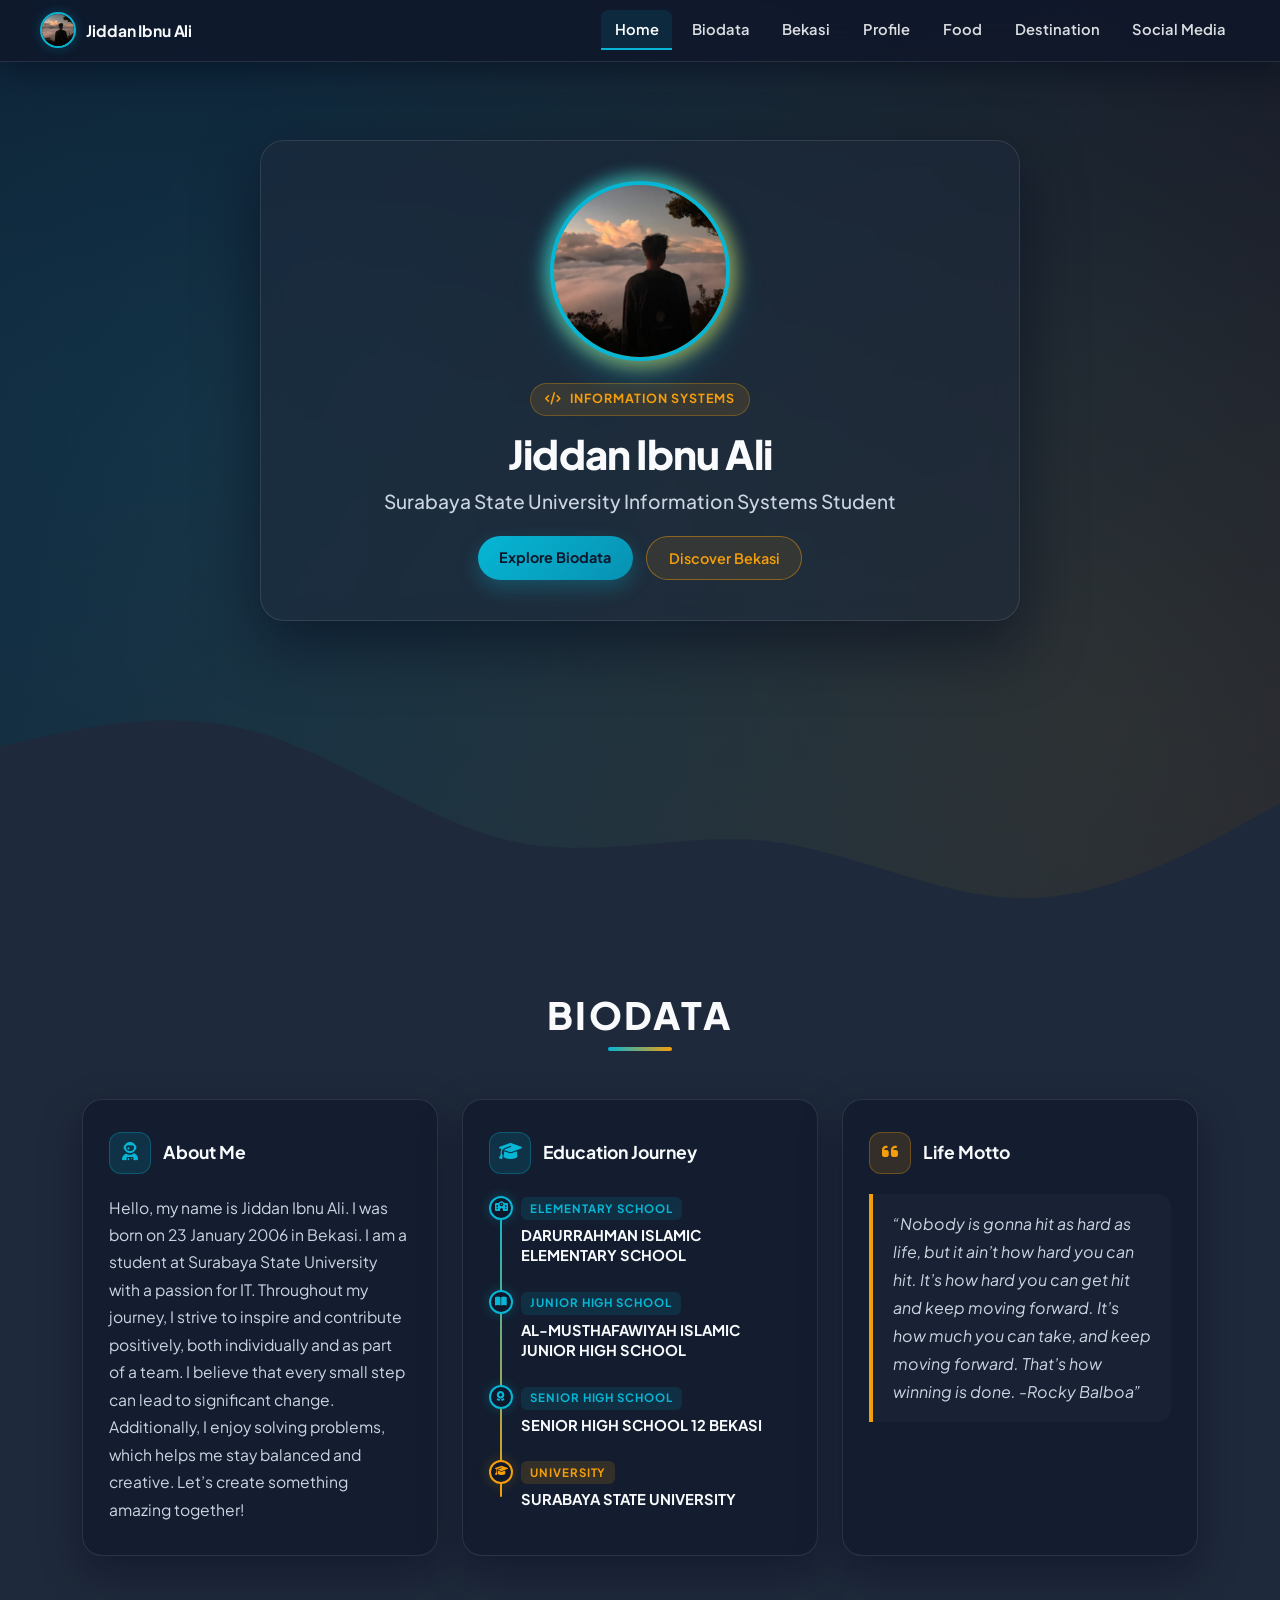
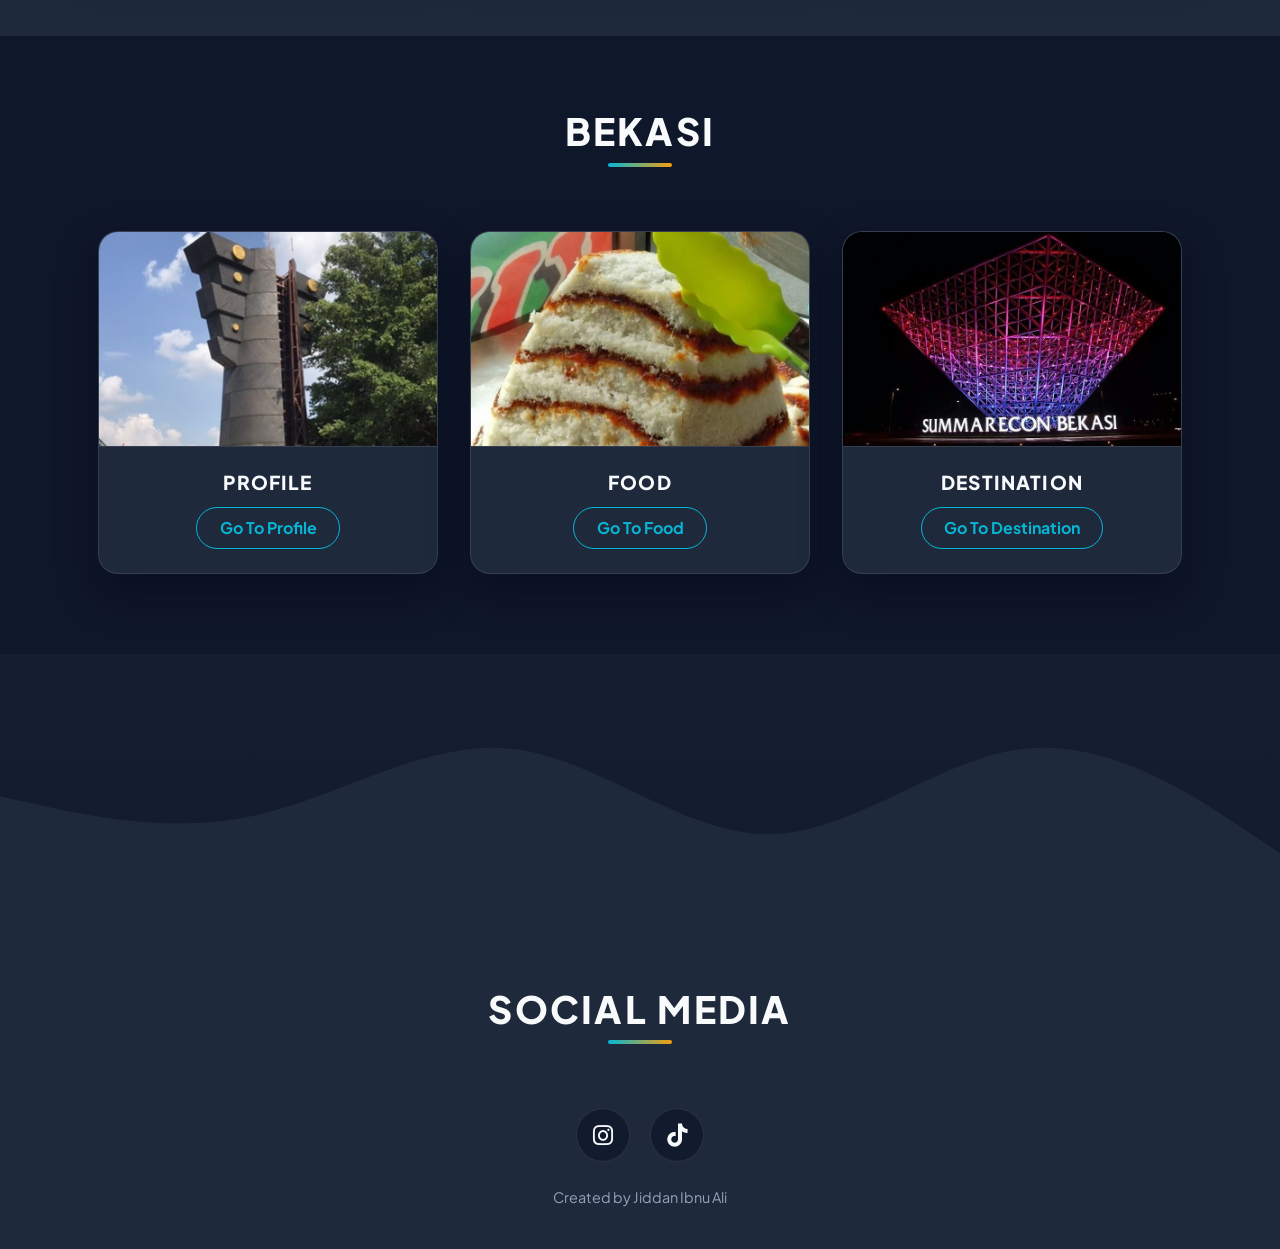
<file: index.html>
<!DOCTYPE html>
<html lang="en">
  <head>
    <meta charset="utf-8" />
    <meta name="viewport" content="width=device-width, initial-scale=1" />
    <title>Jiddan Ibnu Ali — Journey & Story</title>
    <link rel="preconnect" href="https://fonts.googleapis.com" />
    <link rel="preconnect" href="https://fonts.gstatic.com" crossorigin />
    <link
      href="https://fonts.googleapis.com/css2?family=Inter:wght@400;500;600;700&family=Plus+Jakarta+Sans:wght@400;500;600;700;800&display=swap"
      rel="stylesheet"
    />
    <link
      href="https://cdn.jsdelivr.net/npm/bootstrap@5.3.3/dist/css/bootstrap.min.css"
      rel="stylesheet"
      integrity="sha384-QWTKZyjpPEjISv5WaRU9OFeRpok6YctnYmDr5pNlyT2bRjXh0JMhjY6hW+ALEwIH"
      crossorigin="anonymous"
    />
    <link rel="stylesheet" href="css/index.css" />
    <link
      rel="stylesheet"
      href="https://cdnjs.cloudflare.com/ajax/libs/font-awesome/6.6.0/css/all.min.css"
      integrity="sha512-Kc323vGBEqzTmouAECnVceyQqyqdsSiqLQISBL29aUW4U/M7pSPA/gEUZQqv1cwx4OnYxTxve5UMg5GT6L4JJg=="
      crossorigin="anonymous"
      referrerpolicy="no-referrer"
    />
    <link href="https://unpkg.com/aos@2.3.1/dist/aos.css" rel="stylesheet" />
  </head>
  <body>
    <header class="site-navbar fixed-top">
      <div class="navbar-inner">
        <a class="brand-profile" href="index.html">
          <img
            src="image/profileImage.jpg"
            alt="Jiddan Ibnu Ali"
            class="brand-avatar"
            width="36"
            height="36"
          />
          <span>Jiddan Ibnu Ali</span>
        </a>
        <ul class="nav nav-underline justify-content-end mb-0">
          <li class="nav-item">
            <a class="nav-link active" aria-current="page" href="#home">Home</a>
          </li>
          <li class="nav-item">
            <a class="nav-link" href="#biodata">Biodata</a>
          </li>
          <li class="nav-item">
            <a class="nav-link" href="#bekasi">Bekasi</a>
          </li>
          <li class="nav-item">
            <a class="nav-link" href="profile.html">Profile</a>
          </li>
          <li class="nav-item">
            <a class="nav-link" href="food.html">Food</a>
          </li>
          <li class="nav-item">
            <a class="nav-link" href="destination.html">Destination</a>
          </li>
          <li class="nav-item">
            <a class="nav-link" href="#socialmedia">Social Media</a>
          </li>
        </ul>
      </div>
    </header>

    <section id="home" class="home">
      <div class="container">
        <div class="profile" data-aos="zoom-in-up">
          <div class="profile-avatar-wrapper">
            <img
              class="rounded-circle profileImage"
              src="image/profileImage.jpg"
              alt="Jiddan Ibnu Ali"
              width="180"
              height="180"
              fetchpriority="high"
            />
          </div>
          <span class="hero-chip">
            <i class="fa-solid fa-code"></i> Information Systems
          </span>
          <h2>Jiddan Ibnu Ali</h2>
          <h4>Surabaya State University Information Systems Student</h4>
          <div class="hero-actions">
            <a href="#biodata" class="btn-patriot">Explore Biodata</a>
            <a href="#bekasi" class="btn-amber-outline">Discover Bekasi</a>
          </div>
        </div>
      </div>
    </section>

    <svg
      class="section-wave"
      xmlns="http://www.w3.org/2000/svg"
      viewBox="0 0 1440 320"
    >
      <path
        fill="#1E293B"
        fill-opacity="1"
        d="M0,96L48,85.3C96,75,192,53,288,80C384,107,480,181,576,202.7C672,224,768,192,864,202.7C960,213,1056,267,1152,266.7C1248,267,1344,213,1392,186.7L1440,160L1440,320L1392,320C1344,320,1248,320,1152,320C1056,320,960,320,864,320C768,320,672,320,576,320C480,320,384,320,288,320C192,320,96,320,48,320L0,320Z"
      ></path>
    </svg>

    <section id="biodata" class="biodata">
      <div class="container text-center">
        <h1 class="section-heading text-center" data-aos="fade-down">
          BIODATA
        </h1>
        <div class="row g-4 align-items-stretch" data-aos="fade-up">
          <div class="col-lg-4 col-md-12">
            <div class="biodata-card">
              <div class="biodata-card-header">
                <span class="biodata-icon">
                  <i class="fa-solid fa-user-astronaut"></i>
                </span>
                <h3 class="biodata-card-title">About Me</h3>
              </div>
              <p class="biodata-text">
                Hello, my name is Jiddan Ibnu Ali. I was born on 23 January 2006
                in Bekasi. I am a student at Surabaya State University with a
                passion for IT. Throughout my journey, I strive to inspire and
                contribute positively, both individually and as part of a team. I
                believe that every small step can lead to significant change.
                Additionally, I enjoy solving problems, which helps me stay
                balanced and creative. Let’s create something amazing together!
              </p>
            </div>
          </div>

          <div class="col-lg-4 col-md-12">
            <div class="biodata-card">
              <div class="biodata-card-header">
                <span class="biodata-icon">
                  <i class="fa-solid fa-graduation-cap"></i>
                </span>
                <h3 class="biodata-card-title">Education Journey</h3>
              </div>
              <ul class="education-timeline">
                <li class="timeline-step">
                  <span class="timeline-dot">
                    <i class="fa-solid fa-school"></i>
                  </span>
                  <span class="timeline-level">ELEMENTARY SCHOOL</span>
                  <p class="timeline-school">
                    DARURRAHMAN ISLAMIC ELEMENTARY SCHOOL
                  </p>
                </li>
                <li class="timeline-step">
                  <span class="timeline-dot">
                    <i class="fa-solid fa-book-open"></i>
                  </span>
                  <span class="timeline-level">JUNIOR HIGH SCHOOL</span>
                  <p class="timeline-school">
                    AL-MUSTHAFAWIYAH ISLAMIC JUNIOR HIGH SCHOOL
                  </p>
                </li>
                <li class="timeline-step">
                  <span class="timeline-dot">
                    <i class="fa-solid fa-award"></i>
                  </span>
                  <span class="timeline-level">SENIOR HIGH SCHOOL</span>
                  <p class="timeline-school">SENIOR HIGH SCHOOL 12 BEKASI</p>
                </li>
                <li class="timeline-step current">
                  <span class="timeline-dot">
                    <i class="fa-solid fa-graduation-cap"></i>
                  </span>
                  <span class="timeline-level">UNIVERSITY</span>
                  <p class="timeline-school">SURABAYA STATE UNIVERSITY</p>
                </li>
              </ul>
            </div>
          </div>

          <div class="col-lg-4 col-md-12">
            <div class="biodata-card">
              <div class="biodata-card-header">
                <span class="biodata-icon amber">
                  <i class="fa-solid fa-quote-left"></i>
                </span>
                <h3 class="biodata-card-title">Life Motto</h3>
              </div>
              <div class="quote-box">
                “Nobody is gonna hit as hard as life, but it ain’t how hard you
                can hit. It’s how hard you can get hit and keep moving forward.
                It’s how much you can take, and keep moving forward. That’s how
                winning is done. -Rocky Balboa”
              </div>
            </div>
          </div>
        </div>
      </div>
    </section>

    <section id="bekasi" class="bekasi">
      <div class="container text-center">
        <h1 class="section-heading text-center" data-aos="fade-down">BEKASI</h1>
        <div class="container text-center card-container">
          <div class="row g-4 justify-content-center">
            <div class="col-lg-4 col-md-6">
              <div class="card" data-aos="fade-right">
                <img
                  src="image/monumentImage.jpeg"
                  class="card-img-top"
                  alt="Bekasi Profile Monument"
                  loading="lazy"
                  decoding="async"
                />
                <div class="card-body">
                  <h5 class="card-title">PROFILE</h5>
                  <a href="profile.html">
                    <button type="button" class="btn btn-outline-info">
                      Go To Profile
                    </button>
                  </a>
                </div>
              </div>
            </div>
            <div class="col-lg-4 col-md-6">
              <div class="card" data-aos="zoom-in">
                <img
                  src="image/food1Image.jpg"
                  class="card-img-top"
                  alt="Traditional Bekasi Food"
                  loading="lazy"
                  decoding="async"
                />
                <div class="card-body">
                  <h5 class="card-title">FOOD</h5>
                  <a href="food.html">
                    <button type="button" class="btn btn-outline-info">
                      Go To Food
                    </button>
                  </a>
                </div>
              </div>
            </div>
            <div class="col-lg-4 col-md-6">
              <div class="card" data-aos="fade-left">
                <img
                  src="image/destination1Image.jpg"
                  class="card-img-top"
                  alt="Summarecon Bekasi Landmark"
                  loading="lazy"
                  decoding="async"
                />
                <div class="card-body">
                  <h5 class="card-title">DESTINATION</h5>
                  <a href="destination.html">
                    <button type="button" class="btn btn-outline-info">
                      Go To Destination
                    </button>
                  </a>
                </div>
              </div>
            </div>
          </div>
        </div>
      </div>
    </section>

    <svg
      class="section-wave"
      xmlns="http://www.w3.org/2000/svg"
      viewBox="0 0 1440 320"
    >
      <path
        fill="#1E293B"
        fill-opacity="1"
        d="M0,160L48,170.7C96,181,192,203,288,181.3C384,160,480,96,576,106.7C672,117,768,203,864,202.7C960,203,1056,117,1152,106.7C1248,96,1344,160,1392,192L1440,224L1440,320L1392,320C1344,320,1248,320,1152,320C1056,320,960,320,864,320C768,320,672,320,576,320C480,320,384,320,288,320C192,320,96,320,48,320L0,320Z"
      ></path>
    </svg>

    <section id="socialmedia" class="footer text-center">
      <div class="container">
        <h1 class="section-heading text-center">SOCIAL MEDIA</h1>
        <div class="container text-center socialmedia">
          <a
            href="https://www.instagram.com/jiddan.all?igsh=eGU2ZXZtbjVmYjQy&utm_source=qr"
            aria-label="Instagram"
            target="_blank"
            rel="noopener noreferrer"
          >
            <i class="fab fa-instagram"></i>
          </a>
          <a
            href="https://www.tiktok.com/@anaknyabapakaliii?_t=8q9RzKYO5kw&_r=1"
            aria-label="TikTok"
            target="_blank"
            rel="noopener noreferrer"
          >
            <i class="fab fa-tiktok"></i>
          </a>
        </div>
        <p class="text-center copyright">Created by Jiddan Ibnu Ali</p>
      </div>
    </section>

    <script
      src="https://cdn.jsdelivr.net/npm/bootstrap@5.3.3/dist/js/bootstrap.bundle.min.js"
      integrity="sha384-YvpcrYf0tY3lHB60NNkmXc5s9fDVZLESaAA55NDzOxhy9GkcIdslK1eN7N6jIeHz"
      crossorigin="anonymous"
    ></script>
    <script src="https://unpkg.com/aos@2.3.1/dist/aos.js"></script>
    <script>
      AOS.init({ duration: 750, once: true });
    </script>
  </body>
</html>
</file>
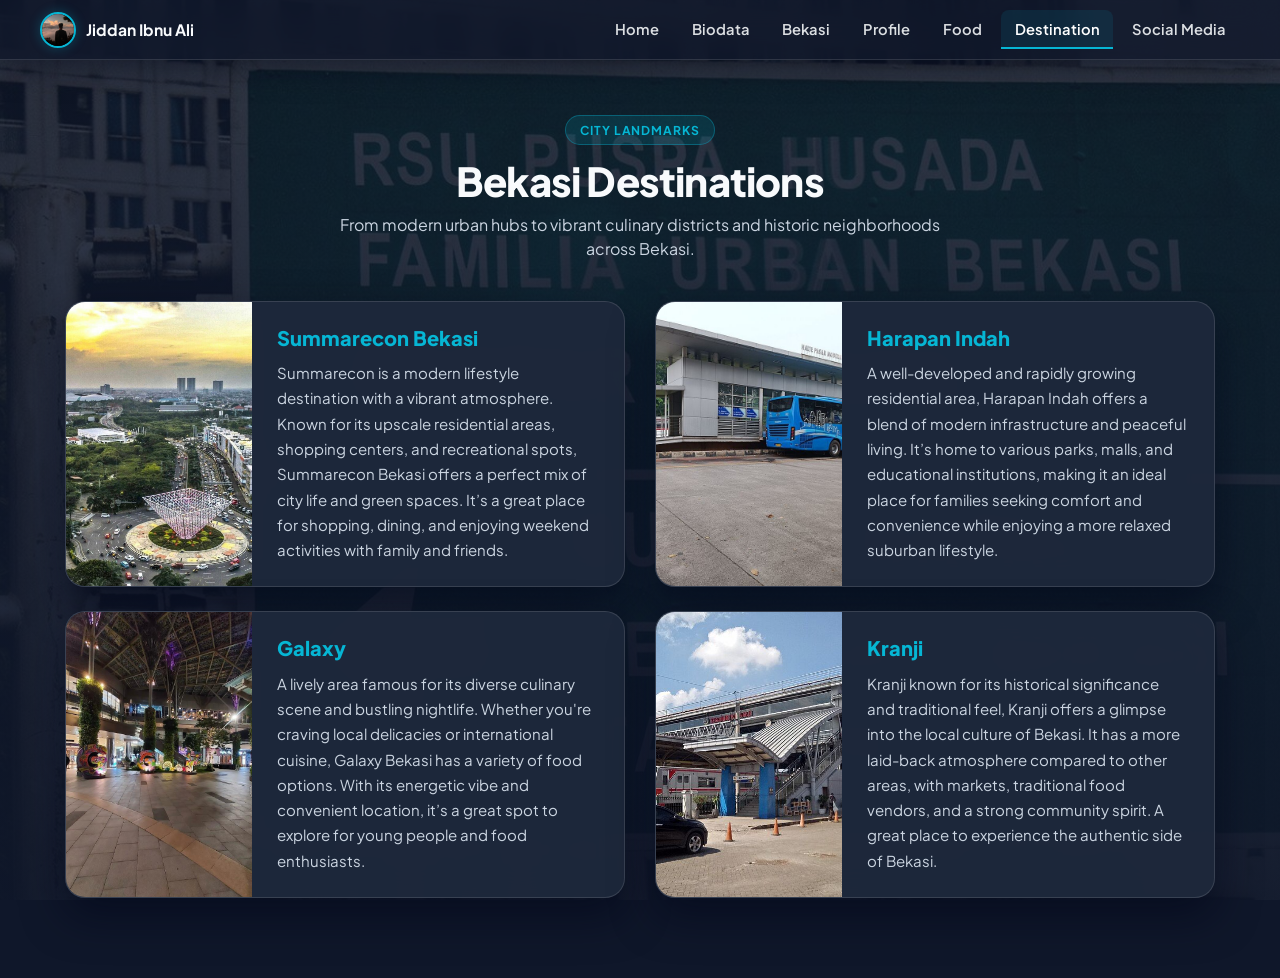
<file: destination.html>
<!DOCTYPE html>
<html lang="en">
  <head>
    <meta charset="utf-8" />
    <meta name="viewport" content="width=device-width, initial-scale=1" />
    <title>Destination — Popular Spots in Bekasi | Jiddan Ibnu Ali</title>
    <link rel="preconnect" href="https://fonts.googleapis.com" />
    <link rel="preconnect" href="https://fonts.gstatic.com" crossorigin />
    <link
      href="https://fonts.googleapis.com/css2?family=Inter:wght@400;500;600;700&family=Plus+Jakarta+Sans:wght@400;500;600;700;800&display=swap"
      rel="stylesheet"
    />
    <link
      href="https://cdn.jsdelivr.net/npm/bootstrap@5.3.3/dist/css/bootstrap.min.css"
      rel="stylesheet"
      integrity="sha384-QWTKZyjpPEjISv5WaRU9OFeRpok6YctnYmDr5pNlyT2bRjXh0JMhjY6hW+ALEwIH"
      crossorigin="anonymous"
    />
    <link rel="stylesheet" href="css/destination.css" />
    <link href="https://unpkg.com/aos@2.3.1/dist/aos.css" rel="stylesheet" />
  </head>
  <body>
    <header class="site-navbar fixed-top">
      <div class="navbar-inner">
        <a class="brand-profile" href="index.html">
          <img
            src="image/profileImage.jpg"
            alt="Jiddan Ibnu Ali"
            class="brand-avatar"
            width="36"
            height="36"
          />
          <span>Jiddan Ibnu Ali</span>
        </a>
        <ul class="nav nav-underline justify-content-end mb-0">
          <li class="nav-item">
            <a class="nav-link" href="index.html">Home</a>
          </li>
          <li class="nav-item">
            <a class="nav-link" href="index.html#biodata">Biodata</a>
          </li>
          <li class="nav-item">
            <a class="nav-link" href="index.html#bekasi">Bekasi</a>
          </li>
          <li class="nav-item">
            <a class="nav-link" href="profile.html">Profile</a>
          </li>
          <li class="nav-item">
            <a class="nav-link" href="food.html">Food</a>
          </li>
          <li class="nav-item">
            <a class="nav-link active" aria-current="page" href="destination.html">Destination</a>
          </li>
          <li class="nav-item">
            <a class="nav-link" href="index.html#socialmedia">Social Media</a>
          </li>
        </ul>
      </div>
    </header>

    <section>
      <div class="container text-center card-container">
        <div class="page-header" data-aos="fade-down">
          <span class="page-badge">City Landmarks</span>
          <h1 class="page-title">Bekasi Destinations</h1>
          <p class="page-subtitle">
            From modern urban hubs to vibrant culinary districts and historic
            neighborhoods across Bekasi.
          </p>
        </div>

        <div class="row g-4">
          <div class="col-md-6">
            <div class="card" data-aos="fade-up" data-aos-duration="750">
              <div class="row g-0">
                <div class="col-md-4">
                  <img
                    src="image/destination2Image.jpg"
                    class="img-fluid rounded-start"
                    alt="Summarecon Bekasi"
                    loading="lazy"
                    decoding="async"
                  />
                </div>
                <div class="col-md-8">
                  <div class="card-body">
                    <h5 class="card-title">Summarecon Bekasi</h5>
                    <p class="card-text">
                      Summarecon is a modern lifestyle destination with a
                      vibrant atmosphere. Known for its upscale residential
                      areas, shopping centers, and recreational spots,
                      Summarecon Bekasi offers a perfect mix of city life and
                      green spaces. It’s a great place for shopping, dining, and
                      enjoying weekend activities with family and friends.
                    </p>
                  </div>
                </div>
              </div>
            </div>
          </div>

          <div class="col-md-6">
            <div class="card" data-aos="fade-up" data-aos-duration="850">
              <div class="row g-0">
                <div class="col-md-4">
                  <img
                    src="image/destination3Image.jpg"
                    class="img-fluid rounded-start"
                    alt="Harapan Indah Bekasi"
                    loading="lazy"
                    decoding="async"
                  />
                </div>
                <div class="col-md-8">
                  <div class="card-body">
                    <h5 class="card-title">Harapan Indah</h5>
                    <p class="card-text">
                      A well-developed and rapidly growing residential area,
                      Harapan Indah offers a blend of modern infrastructure and
                      peaceful living. It’s home to various parks, malls, and
                      educational institutions, making it an ideal place for
                      families seeking comfort and convenience while enjoying a
                      more relaxed suburban lifestyle.
                    </p>
                  </div>
                </div>
              </div>
            </div>
          </div>

          <div class="col-md-6">
            <div class="card" data-aos="fade-up" data-aos-duration="950">
              <div class="row g-0">
                <div class="col-md-4">
                  <img
                    src="image/destination4Image.jpg"
                    class="img-fluid rounded-start"
                    alt="Galaxy Bekasi"
                    loading="lazy"
                    decoding="async"
                  />
                </div>
                <div class="col-md-8">
                  <div class="card-body">
                    <h5 class="card-title">Galaxy</h5>
                    <p class="card-text">
                      A lively area famous for its diverse culinary scene and
                      bustling nightlife. Whether you're craving local
                      delicacies or international cuisine, Galaxy Bekasi has a
                      variety of food options. With its energetic vibe and
                      convenient location, it’s a great spot to explore for
                      young people and food enthusiasts.
                    </p>
                  </div>
                </div>
              </div>
            </div>
          </div>

          <div class="col-md-6">
            <div class="card" data-aos="fade-up" data-aos-duration="1050">
              <div class="row g-0">
                <div class="col-md-4">
                  <img
                    src="image/destination5Image.jpg"
                    class="img-fluid rounded-start"
                    alt="Kranji Bekasi"
                    loading="lazy"
                    decoding="async"
                  />
                </div>
                <div class="col-md-8">
                  <div class="card-body">
                    <h5 class="card-title">Kranji</h5>
                    <p class="card-text">
                      Kranji known for its historical significance and
                      traditional feel, Kranji offers a glimpse into the local
                      culture of Bekasi. It has a more laid-back atmosphere
                      compared to other areas, with markets, traditional food
                      vendors, and a strong community spirit. A great place to
                      experience the authentic side of Bekasi.
                    </p>
                  </div>
                </div>
              </div>
            </div>
          </div>
        </div>
      </div>
    </section>

    <script
      src="https://cdn.jsdelivr.net/npm/bootstrap@5.3.3/dist/js/bootstrap.bundle.min.js"
      integrity="sha384-YvpcrYf0tY3lHB60NNkmXc5s9fDVZLESaAA55NDzOxhy9GkcIdslK1eN7N6jIeHz"
      crossorigin="anonymous"
    ></script>
    <script src="https://unpkg.com/aos@2.3.1/dist/aos.js"></script>
    <script>
      AOS.init({ duration: 750, once: true });
    </script>
  </body>
</html>
</file>
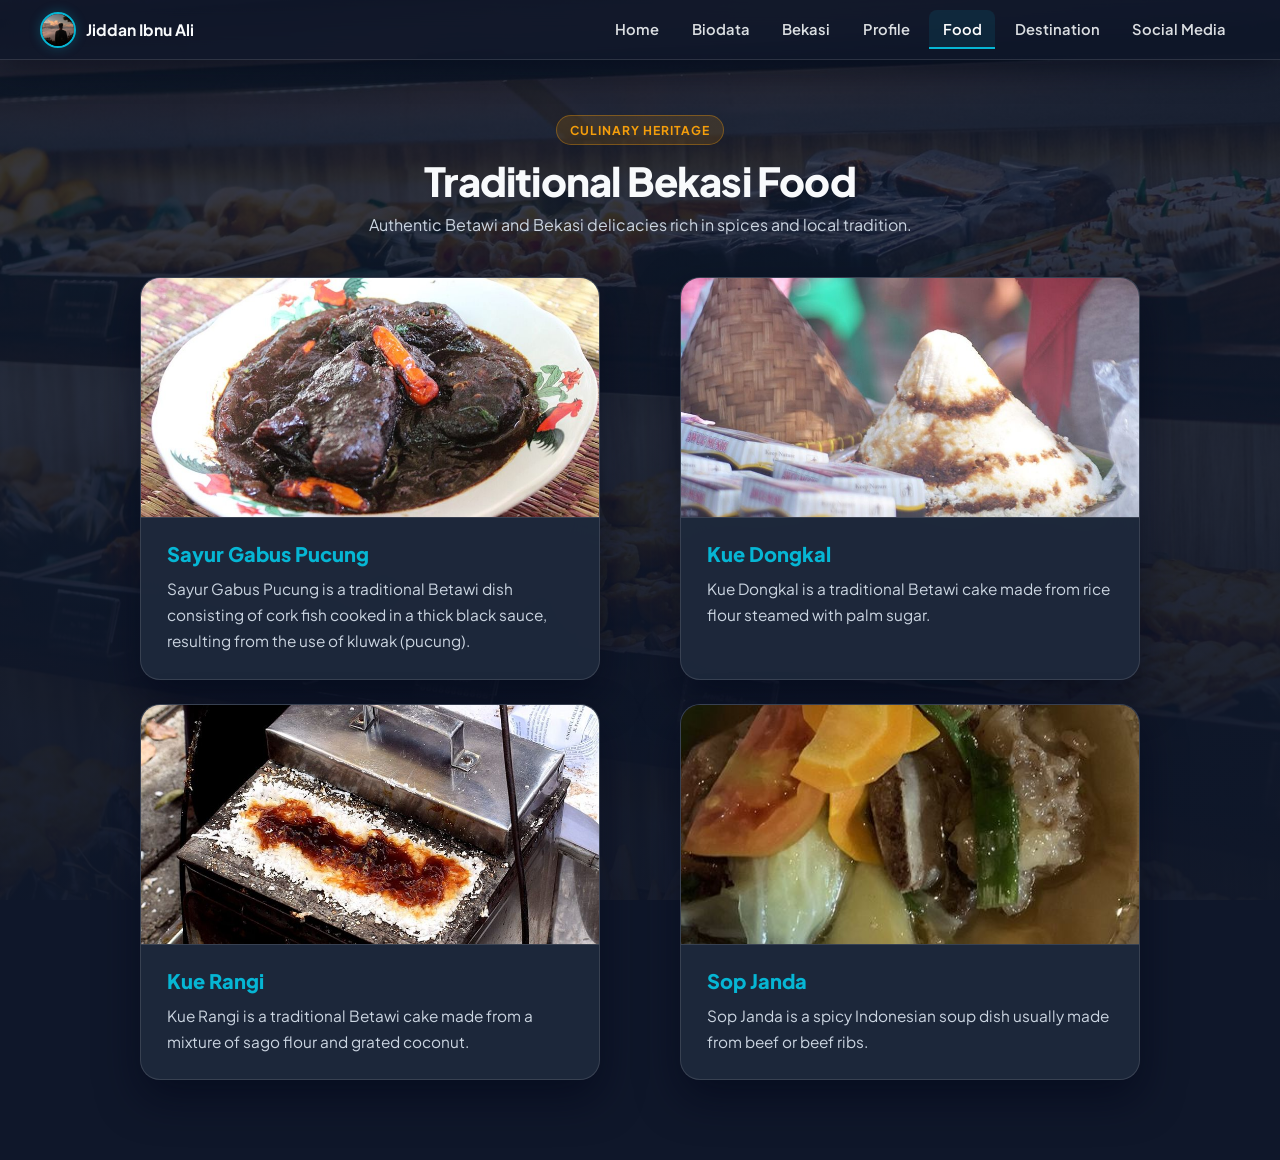
<file: food.html>
<!DOCTYPE html>
<html lang="en">
  <head>
    <meta charset="utf-8" />
    <meta name="viewport" content="width=device-width, initial-scale=1" />
    <title>Food — Culinary Delights of Bekasi | Jiddan Ibnu Ali</title>
    <link rel="preconnect" href="https://fonts.googleapis.com" />
    <link rel="preconnect" href="https://fonts.gstatic.com" crossorigin />
    <link
      href="https://fonts.googleapis.com/css2?family=Inter:wght@400;500;600;700&family=Plus+Jakarta+Sans:wght@400;500;600;700;800&display=swap"
      rel="stylesheet"
    />
    <link
      href="https://cdn.jsdelivr.net/npm/bootstrap@5.3.3/dist/css/bootstrap.min.css"
      rel="stylesheet"
      integrity="sha384-QWTKZyjpPEjISv5WaRU9OFeRpok6YctnYmDr5pNlyT2bRjXh0JMhjY6hW+ALEwIH"
      crossorigin="anonymous"
    />
    <link rel="stylesheet" href="css/food.css" />
    <link href="https://unpkg.com/aos@2.3.1/dist/aos.css" rel="stylesheet" />
  </head>
  <body>
    <header class="site-navbar fixed-top">
      <div class="navbar-inner">
        <a class="brand-profile" href="index.html">
          <img
            src="image/profileImage.jpg"
            alt="Jiddan Ibnu Ali"
            class="brand-avatar"
            width="36"
            height="36"
          />
          <span>Jiddan Ibnu Ali</span>
        </a>
        <ul class="nav nav-underline justify-content-end mb-0">
          <li class="nav-item">
            <a class="nav-link" href="index.html">Home</a>
          </li>
          <li class="nav-item">
            <a class="nav-link" href="index.html#biodata">Biodata</a>
          </li>
          <li class="nav-item">
            <a class="nav-link" href="index.html#bekasi">Bekasi</a>
          </li>
          <li class="nav-item">
            <a class="nav-link" href="profile.html">Profile</a>
          </li>
          <li class="nav-item">
            <a class="nav-link active" aria-current="page" href="food.html">Food</a>
          </li>
          <li class="nav-item">
            <a class="nav-link" href="destination.html">Destination</a>
          </li>
          <li class="nav-item">
            <a class="nav-link" href="index.html#socialmedia">Social Media</a>
          </li>
        </ul>
      </div>
    </header>

    <section>
      <div class="container text-center card-container">
        <div class="page-header" data-aos="fade-down">
          <span class="page-badge">Culinary Heritage</span>
          <h1 class="page-title">Traditional Bekasi Food</h1>
          <p class="page-subtitle">
            Authentic Betawi and Bekasi delicacies rich in spices and local
            tradition.
          </p>
        </div>

        <div class="row g-4 justify-content-center">
          <div class="col-md-6">
            <div
              class="card mx-auto"
              data-aos="fade-up"
              data-aos-duration="750"
            >
              <img
                src="image/food2Image.jpeg"
                class="card-img-top"
                alt="Sayur Gabus Pucung"
                loading="lazy"
                decoding="async"
              />
              <div class="card-body">
                <h5 class="card-title text-center">Sayur Gabus Pucung</h5>
                <p class="card-text">
                  Sayur Gabus Pucung is a traditional Betawi dish consisting of
                  cork fish cooked in a thick black sauce, resulting from the
                  use of kluwak (pucung).
                </p>
              </div>
            </div>
          </div>

          <div class="col-md-6">
            <div
              class="card mx-auto"
              data-aos="fade-up"
              data-aos-duration="850"
            >
              <img
                src="image/food3Image.jpeg"
                class="card-img-top"
                alt="Kue Dongkal"
                loading="lazy"
                decoding="async"
              />
              <div class="card-body">
                <h5 class="card-title text-center">Kue Dongkal</h5>
                <p class="card-text">
                  Kue Dongkal is a traditional Betawi cake made from rice flour
                  steamed with palm sugar.
                </p>
              </div>
            </div>
          </div>

          <div class="col-md-6">
            <div
              class="card mx-auto"
              data-aos="fade-up"
              data-aos-duration="950"
            >
              <img
                src="image/food4Image.jpeg"
                class="card-img-top"
                alt="Kue Rangi"
                loading="lazy"
                decoding="async"
              />
              <div class="card-body">
                <h5 class="card-title text-center">Kue Rangi</h5>
                <p class="card-text">
                  Kue Rangi is a traditional Betawi cake made from a mixture of
                  sago flour and grated coconut.
                </p>
              </div>
            </div>
          </div>

          <div class="col-md-6">
            <div
              class="card mx-auto"
              data-aos="fade-up"
              data-aos-duration="1050"
            >
              <img
                src="image/food5Image.jpeg"
                class="card-img-top"
                alt="Sop Janda"
                loading="lazy"
                decoding="async"
              />
              <div class="card-body">
                <h5 class="card-title text-center">Sop Janda</h5>
                <p class="card-text">
                  Sop Janda is a spicy Indonesian soup dish usually made from
                  beef or beef ribs.
                </p>
              </div>
            </div>
          </div>
        </div>
      </div>
    </section>

    <script
      src="https://cdn.jsdelivr.net/npm/bootstrap@5.3.3/dist/js/bootstrap.bundle.min.js"
      integrity="sha384-YvpcrYf0tY3lHB60NNkmXc5s9fDVZLESaAA55NDzOxhy9GkcIdslK1eN7N6jIeHz"
      crossorigin="anonymous"
    ></script>
    <script src="https://unpkg.com/aos@2.3.1/dist/aos.js"></script>
    <script>
      AOS.init({ duration: 750, once: true });
    </script>
  </body>
</html>
</file>
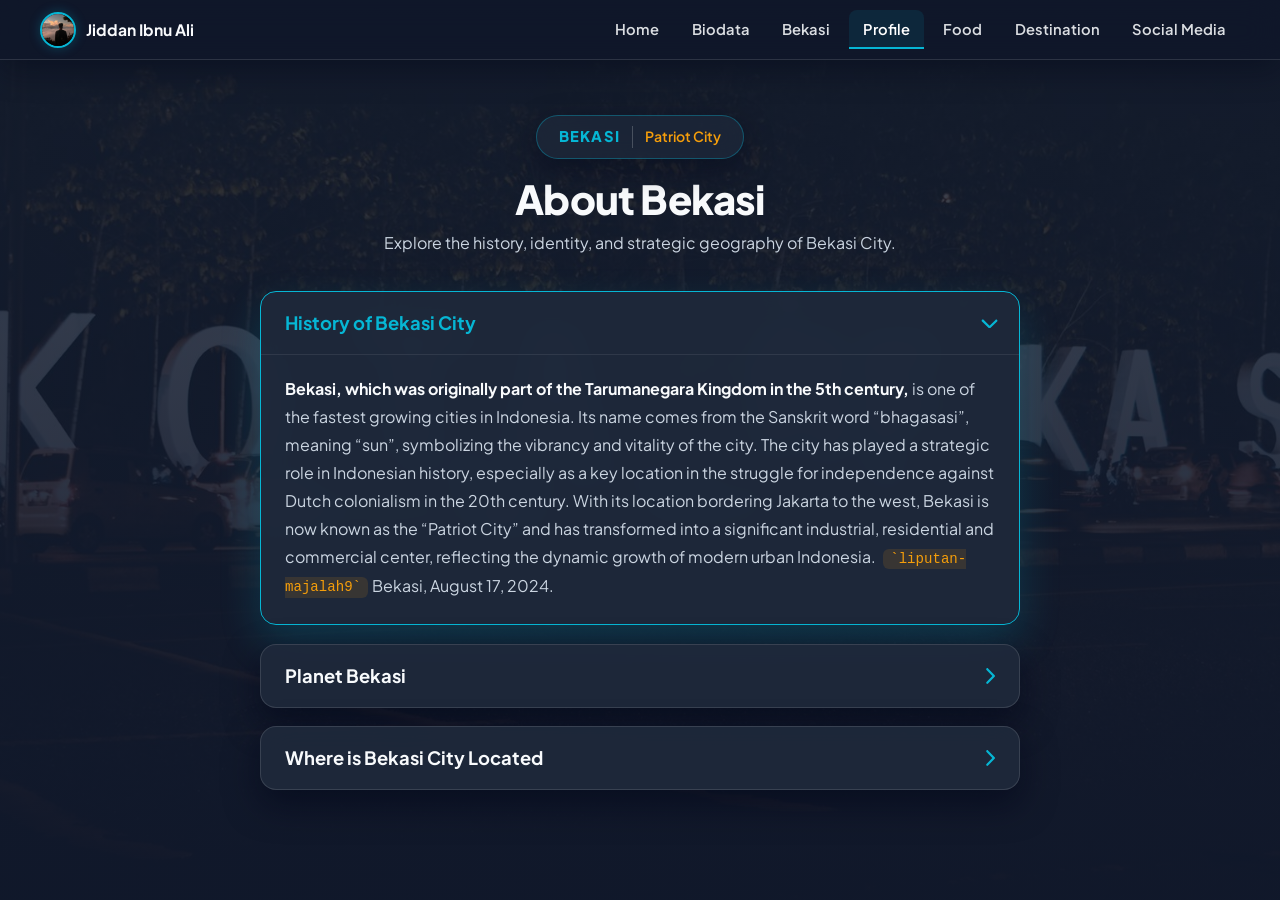
<file: profile.html>
<!DOCTYPE html>
<html lang="en">
  <head>
    <meta charset="utf-8" />
    <meta name="viewport" content="width=device-width, initial-scale=1" />
    <title>Profile — Bekasi Patriot City | Jiddan Ibnu Ali</title>
    <link rel="preconnect" href="https://fonts.googleapis.com" />
    <link rel="preconnect" href="https://fonts.gstatic.com" crossorigin />
    <link
      href="https://fonts.googleapis.com/css2?family=Inter:wght@400;500;600;700&family=Plus+Jakarta+Sans:wght@400;500;600;700;800&display=swap"
      rel="stylesheet"
    />
    <link
      href="https://cdn.jsdelivr.net/npm/bootstrap@5.3.3/dist/css/bootstrap.min.css"
      rel="stylesheet"
      integrity="sha384-QWTKZyjpPEjISv5WaRU9OFeRpok6YctnYmDr5pNlyT2bRjXh0JMhjY6hW+ALEwIH"
      crossorigin="anonymous"
    />
    <link rel="stylesheet" href="css/profile.css" />
    <link href="https://unpkg.com/aos@2.3.1/dist/aos.css" rel="stylesheet" />
  </head>
  <body>
    <header class="site-navbar fixed-top">
      <div class="navbar-inner">
        <a class="brand-profile" href="index.html">
          <img
            src="image/profileImage.jpg"
            alt="Jiddan Ibnu Ali"
            class="brand-avatar"
            width="36"
            height="36"
          />
          <span>Jiddan Ibnu Ali</span>
        </a>
        <ul class="nav nav-underline justify-content-end mb-0">
          <li class="nav-item">
            <a class="nav-link" href="index.html">Home</a>
          </li>
          <li class="nav-item">
            <a class="nav-link" href="index.html#biodata">Biodata</a>
          </li>
          <li class="nav-item">
            <a class="nav-link" href="index.html#bekasi">Bekasi</a>
          </li>
          <li class="nav-item">
            <a class="nav-link active" aria-current="page" href="profile.html">Profile</a>
          </li>
          <li class="nav-item">
            <a class="nav-link" href="food.html">Food</a>
          </li>
          <li class="nav-item">
            <a class="nav-link" href="destination.html">Destination</a>
          </li>
          <li class="nav-item">
            <a class="nav-link" href="index.html#socialmedia">Social Media</a>
          </li>
        </ul>
      </div>
    </header>

    <div class="carousel-caption text-center" data-aos="fade-down">
      <h5>Bekasi</h5>
      <p>Patriot City</p>
    </div>

    <main>
      <h1 class="text-center" data-aos="fade-down" data-aos-duration="800">
        About Bekasi
      </h1>
      <p class="page-subtitle" data-aos="fade-up" data-aos-duration="800">
        Explore the history, identity, and strategic geography of Bekasi City.
      </p>

      <section
        class="accordion is-open"
        id="overview"
        data-aos="fade-up"
        data-aos-duration="700"
      >
        <h1 class="title"><a href="#overview">History of Bekasi City</a></h1>
        <div class="content">
          <div class="wrapper">
            <p>
              <strong
                >Bekasi, which was originally part of the Tarumanegara Kingdom
                in the 5th century,</strong
              >
              is one of the fastest growing cities in Indonesia. Its name comes
              from the Sanskrit word “bhagasasi”, meaning “sun”, symbolizing the
              vibrancy and vitality of the city. The city has played a strategic
              role in Indonesian history, especially as a key location in the
              struggle for independence against Dutch colonialism in the 20th
              century. With its location bordering Jakarta to the west, Bekasi
              is now known as the “Patriot City” and has transformed into a
              significant industrial, residential and commercial center,
              reflecting the dynamic growth of modern urban Indonesia.
              <code>`liputan-majalah9`</code>Bekasi, August 17, 2024.
            </p>
          </div>
        </div>
      </section>

      <section
        class="accordion"
        id="how-does-it-work"
        data-aos="fade-up"
        data-aos-duration="800"
      >
        <h1 class="title"><a href="#how-does-it-work">Planet Bekasi</a></h1>
        <div class="content">
          <div class="wrapper">
            <p>
              <strong>Why is Bekasi called another planet?</strong> According to
              my understanding, this is a meme. Initially, Bekasi was referred
              to as another planet because the weather is very different from
              other areas that are even further away from Bekasi. When other
              areas have entered the rainy season and floods, Bekasi is actually
              very hot. So Bekasi was nicknamed another planet. Most people
              agreed and liked this nickname.
            </p>
          </div>
        </div>
      </section>

      <section
        class="accordion"
        id="inspiration"
        data-aos="fade-up"
        data-aos-duration="900"
      >
        <h1 class="title">
          <a href="#inspiration">Where is Bekasi City Located</a>
        </h1>
        <div class="content">
          <div class="wrapper">
            <p>
              <strong>Bekasi is a city in the province of West Java,</strong>
              Indonesia, and is located east of Jakarta. The city is in the
              lowlands, directly bordering DKI Jakarta to the west, and is one
              of the largest satellite cities in the Jabodetabek area. Bekasi is
              known as an industrial and residential city, and has many
              residential areas and modern shopping centers. Its proximity to
              Jakarta makes it a preferred residence for many workers who work
              in the capital city. The development of transportation
              infrastructure such as toll roads and commuter trains has further
              improved Bekasi's connectivity with surrounding cities.
            </p>
          </div>
        </div>
      </section>
    </main>

    <script
      src="https://cdn.jsdelivr.net/npm/bootstrap@5.3.3/dist/js/bootstrap.bundle.min.js"
      integrity="sha384-YvpcrYf0tY3lHB60NNkmXc5s9fDVZLESaAA55NDzOxhy9GkcIdslK1eN7N6jIeHz"
      crossorigin="anonymous"
    ></script>
    <script src="https://unpkg.com/aos@2.3.1/dist/aos.js"></script>
    <script>
      AOS.init({ duration: 750, once: true });
      document.querySelectorAll(".accordion .title a").forEach((link) => {
        link.addEventListener("click", (e) => {
          e.preventDefault();
          const section = link.closest(".accordion");
          const isOpen = section.classList.contains("is-open");
          document.querySelectorAll(".accordion").forEach((acc) => {
            acc.classList.remove("is-open");
          });
          if (!isOpen) {
            section.classList.add("is-open");
          }
        });
      });
    </script>
  </body>
</html>
</file>
<file: css/index.css>
:root {
  --bg-deep-slate: #0F172A;
  --surface-dark-navy: #1E293B;
  --surface-elevated: rgba(30, 41, 59, 0.82);
  --accent-cyan: #06B6D4;
  --accent-cyan-glow: rgba(6, 182, 212, 0.28);
  --accent-amber: #F59E0B;
  --accent-amber-glow: rgba(245, 158, 11, 0.22);
  --text-primary: #F8FAFC;
  --text-secondary: #CBD5E1;
  --text-muted: #94A3B8;
  --border-glass: rgba(255, 255, 255, 0.1);
}

*,
*::before,
*::after {
  box-sizing: border-box;
}

html {
  scroll-behavior: smooth;
  scroll-padding-top: 84px;
}

body {
  font-family: "Plus Jakarta Sans", "Inter", -apple-system, BlinkMacSystemFont, sans-serif;
  background-color: var(--bg-deep-slate);
  background-image:
    radial-gradient(circle at 15% 15%, rgba(6, 182, 212, 0.14) 0%, transparent 45%),
    radial-gradient(circle at 85% 25%, rgba(245, 158, 11, 0.1) 0%, transparent 45%),
    linear-gradient(180deg, #0F172A 0%, #1E293B 50%, #0F172A 100%);
  color: var(--text-primary);
  margin: 0;
  overflow-x: hidden;
  line-height: 1.6;
}

/* Glassmorphic Navbar */
.site-navbar {
  background: rgba(15, 23, 42, 0.78);
  backdrop-filter: blur(16px);
  -webkit-backdrop-filter: blur(16px);
  border-bottom: 1px solid var(--border-glass);
  box-shadow: 0 8px 32px rgba(2, 6, 23, 0.45);
  padding: 0.65rem 1.5rem;
  z-index: 1030;
  transition: background 0.3s ease, box-shadow 0.3s ease;
}

.navbar-inner {
  max-width: 1200px;
  margin: 0 auto;
  display: flex;
  align-items: center;
  justify-content: space-between;
  gap: 1rem;
  flex-wrap: wrap;
}

.brand-profile {
  display: inline-flex;
  align-items: center;
  gap: 0.65rem;
  text-decoration: none;
  color: var(--text-primary);
  font-weight: 700;
  font-size: 0.98rem;
  letter-spacing: -0.01em;
  transition: color 0.2s ease, transform 0.2s ease;
}

.brand-profile:hover {
  color: var(--accent-cyan);
  transform: translateY(-1px);
}

.brand-avatar {
  width: 36px;
  height: 36px;
  border-radius: 50%;
  object-fit: cover;
  border: 2px solid var(--accent-cyan);
  box-shadow: 0 0 12px var(--accent-cyan-glow);
}

.brand-badge {
  font-size: 0.7rem;
  font-weight: 600;
  color: var(--accent-amber);
  background: rgba(245, 158, 11, 0.12);
  border: 1px solid rgba(245, 158, 11, 0.3);
  padding: 0.12rem 0.5rem;
  border-radius: 999px;
  letter-spacing: 0.04em;
  text-transform: uppercase;
}

.nav.nav-underline {
  gap: 0.35rem;
  align-items: center;
}

.nav.nav-underline .nav-link {
  color: rgba(248, 250, 252, 0.88) !important;
  font-weight: 600;
  font-size: 0.92rem;
  padding: 0.45rem 0.85rem;
  border-bottom: 2px solid transparent;
  transition: color 0.25s ease, border-color 0.25s ease, background-color 0.25s ease;
  border-radius: 8px 8px 0 0;
}

.nav.nav-underline .nav-link:hover,
.nav.nav-underline .nav-link:focus-visible {
  color: #FFFFFF !important;
  border-bottom-color: var(--accent-amber);
  background: rgba(255, 255, 255, 0.05);
}

.nav.nav-underline .nav-link.active {
  color: #FFFFFF !important;
  border-bottom-color: var(--accent-cyan);
  background: rgba(6, 182, 212, 0.1);
}

/* Hero / Home Section */
.home {
  padding-top: 130px;
  padding-bottom: 40px;
  position: relative;
}

.profile {
  display: flex;
  justify-content: center;
  align-items: center;
  flex-direction: column;
  text-align: center;
  margin-top: 10px;
  padding: 2.5rem 1.5rem;
  background: rgba(30, 41, 59, 0.55);
  border: 1px solid var(--border-glass);
  border-radius: 24px;
  backdrop-filter: blur(12px);
  -webkit-backdrop-filter: blur(12px);
  box-shadow: 0 24px 60px rgba(2, 6, 23, 0.5);
  max-width: 760px;
  margin-left: auto;
  margin-right: auto;
}

.profile-avatar-wrapper {
  position: relative;
  display: inline-block;
  margin-bottom: 1.35rem;
}

.profile-avatar-wrapper::after {
  content: "";
  position: absolute;
  inset: -6px;
  border-radius: 50%;
  background: linear-gradient(135deg, var(--accent-cyan), var(--accent-amber));
  z-index: -1;
  opacity: 0.85;
  filter: blur(8px);
}

.profileImage {
  width: 180px;
  height: 180px;
  object-fit: cover;
  border: 4px solid var(--accent-cyan);
  box-shadow: 0 12px 32px rgba(6, 182, 212, 0.35);
  transition: transform 0.35s ease, border-color 0.35s ease;
}

.profileImage:hover {
  transform: scale(1.04);
  border-color: var(--accent-amber);
}

.hero-chip {
  display: inline-flex;
  align-items: center;
  gap: 0.45rem;
  padding: 0.35rem 0.9rem;
  border-radius: 999px;
  font-size: 0.78rem;
  font-weight: 700;
  text-transform: uppercase;
  letter-spacing: 0.08em;
  color: var(--accent-amber);
  background: rgba(245, 158, 11, 0.12);
  border: 1px solid rgba(245, 158, 11, 0.3);
  margin-bottom: 0.85rem;
}

.profile h2 {
  color: var(--text-primary);
  font-size: clamp(1.85rem, 3.5vw, 2.5rem);
  font-weight: 800;
  letter-spacing: -0.02em;
  line-height: 1.25;
  margin-bottom: 0.5rem;
}

.profile h4 {
  color: var(--text-secondary);
  font-size: clamp(1rem, 2vw, 1.2rem);
  font-weight: 500;
  line-height: 1.5;
  max-width: 540px;
  margin-bottom: 1.25rem;
}

.hero-actions {
  display: flex;
  gap: 0.85rem;
  flex-wrap: wrap;
  justify-content: center;
}

.btn-patriot {
  background: linear-gradient(135deg, var(--accent-cyan) 0%, #0891B2 100%);
  color: #0F172A;
  font-weight: 700;
  padding: 0.6rem 1.35rem;
  border-radius: 999px;
  border: none;
  text-decoration: none;
  font-size: 0.9rem;
  box-shadow: 0 8px 20px var(--accent-cyan-glow);
  transition: transform 0.25s ease, box-shadow 0.25s ease, color 0.25s ease;
}

.btn-patriot:hover {
  transform: translateY(-2px);
  color: #020617;
  box-shadow: 0 12px 26px rgba(6, 182, 212, 0.45);
}

.btn-amber-outline {
  background: rgba(245, 158, 11, 0.1);
  color: var(--accent-amber);
  border: 1px solid rgba(245, 158, 11, 0.45);
  font-weight: 600;
  padding: 0.6rem 1.35rem;
  border-radius: 999px;
  text-decoration: none;
  font-size: 0.9rem;
  transition: all 0.25s ease;
}

.btn-amber-outline:hover {
  background: var(--accent-amber);
  color: #0F172A;
  transform: translateY(-2px);
}

/* Wave SVG Dividers */
.section-wave {
  display: block;
  width: 100%;
  height: auto;
  margin-bottom: -2px;
}

/* Biodata Section */
.biodata {
  background: var(--surface-dark-navy);
  padding-top: 3rem;
  padding-bottom: 5rem;
  position: relative;
}

.section-heading {
  font-weight: 800;
  font-size: clamp(1.75rem, 3vw, 2.35rem);
  letter-spacing: 0.06em;
  color: var(--text-primary);
  margin-bottom: 0.5rem;
  position: relative;
  display: inline-block;
}

.section-heading::after {
  content: "";
  display: block;
  width: 64px;
  height: 4px;
  margin: 0.6rem auto 2.5rem;
  border-radius: 999px;
  background: linear-gradient(90deg, var(--accent-cyan), var(--accent-amber));
}

.biodata-card {
  background: rgba(15, 23, 42, 0.65);
  border: 1px solid var(--border-glass);
  border-radius: 20px;
  padding: 2rem 1.65rem;
  height: 100%;
  text-align: left;
  box-shadow: 0 16px 40px rgba(2, 6, 23, 0.35);
  transition: transform 0.3s ease, border-color 0.3s ease;
}

.biodata-card:hover {
  transform: translateY(-4px);
  border-color: rgba(6, 182, 212, 0.4);
}

.biodata-card-header {
  display: flex;
  align-items: center;
  gap: 0.75rem;
  margin-bottom: 1.25rem;
}

.biodata-icon {
  width: 42px;
  height: 42px;
  border-radius: 12px;
  display: inline-flex;
  align-items: center;
  justify-content: center;
  background: rgba(6, 182, 212, 0.14);
  color: var(--accent-cyan);
  font-size: 1.15rem;
  border: 1px solid rgba(6, 182, 212, 0.3);
}

.biodata-icon.amber {
  background: rgba(245, 158, 11, 0.14);
  color: var(--accent-amber);
  border-color: rgba(245, 158, 11, 0.3);
}

.biodata-card-title {
  font-size: 1.1rem;
  font-weight: 700;
  color: var(--text-primary);
  margin: 0;
}

.biodata-text {
  color: var(--text-secondary);
  font-size: 0.98rem;
  line-height: 1.75;
  margin: 0;
}

/* Vertical Stepper Timeline for Education */
.education-timeline {
  position: relative;
  padding-left: 2rem;
  margin: 0.5rem 0 0;
  list-style: none;
  text-align: left;
}

.education-timeline::before {
  content: "";
  position: absolute;
  top: 8px;
  bottom: 12px;
  left: 11px;
  width: 2px;
  background: linear-gradient(180deg, var(--accent-cyan) 0%, var(--accent-amber) 100%);
  border-radius: 2px;
}

.timeline-step {
  position: relative;
  padding-bottom: 1.4rem;
}

.timeline-step:last-child {
  padding-bottom: 0;
}

.timeline-dot {
  position: absolute;
  left: -2rem;
  top: 2px;
  width: 24px;
  height: 24px;
  border-radius: 50%;
  background: var(--bg-deep-slate);
  border: 2px solid var(--accent-cyan);
  display: flex;
  align-items: center;
  justify-content: center;
  box-shadow: 0 0 12px var(--accent-cyan-glow);
  color: var(--accent-cyan);
  font-size: 0.65rem;
}

.timeline-step.current .timeline-dot {
  border-color: var(--accent-amber);
  color: var(--accent-amber);
  box-shadow: 0 0 14px var(--accent-amber-glow);
}

.timeline-level {
  display: inline-block;
  font-size: 0.72rem;
  font-weight: 700;
  letter-spacing: 0.08em;
  text-transform: uppercase;
  color: var(--accent-cyan);
  background: rgba(6, 182, 212, 0.12);
  padding: 0.15rem 0.55rem;
  border-radius: 6px;
  margin-bottom: 0.28rem;
}

.timeline-step.current .timeline-level {
  color: var(--accent-amber);
  background: rgba(245, 158, 11, 0.14);
}

.timeline-school {
  font-size: 0.92rem;
  font-weight: 700;
  color: var(--text-primary);
  margin: 0;
  line-height: 1.4;
}

/* Quote Styling */
.quote-box {
  position: relative;
  color: var(--text-secondary);
  font-size: 1rem;
  font-style: italic;
  line-height: 1.75;
  padding: 1rem 1.2rem;
  background: rgba(30, 41, 59, 0.5);
  border-left: 4px solid var(--accent-amber);
  border-radius: 0 14px 14px 0;
}

/* Bekasi Section */
.bekasi {
  padding-top: 4.5rem;
  padding-bottom: 5rem;
  background: var(--bg-deep-slate);
}

.card-container {
  padding-top: 1rem;
}

.bekasi .card {
  background: var(--surface-dark-navy);
  border: 1px solid var(--border-glass);
  border-radius: 20px;
  overflow: hidden;
  color: var(--text-primary);
  box-shadow: 0 18px 42px rgba(2, 6, 23, 0.45);
  transition: transform 0.35s ease, box-shadow 0.35s ease, border-color 0.35s ease;
  width: 100% !important;
  max-width: 340px;
  margin: 0 auto;
  height: 100%;
}

.bekasi .card:hover {
  transform: translateY(-8px);
  border-color: var(--accent-cyan);
  box-shadow: 0 24px 48px rgba(6, 182, 212, 0.22);
}

.bekasi .card-img-top {
  height: 215px;
  object-fit: cover;
  border-bottom: 1px solid var(--border-glass);
  transition: transform 0.45s ease;
}

.bekasi .card:hover .card-img-top {
  transform: scale(1.05);
}

.bekasi .card-body {
  padding: 1.5rem;
  display: flex;
  flex-direction: column;
  align-items: center;
  gap: 0.85rem;
}

.bekasi .card-title {
  font-weight: 800;
  font-size: 1.2rem;
  letter-spacing: 0.06em;
  color: var(--text-primary);
  margin: 0;
}

.bekasi .btn-outline-info {
  color: var(--accent-cyan);
  border-color: var(--accent-cyan);
  font-weight: 700;
  border-radius: 999px;
  padding: 0.5rem 1.4rem;
  transition: all 0.25s ease;
}

.bekasi .btn-outline-info:hover {
  background-color: var(--accent-cyan);
  border-color: var(--accent-cyan);
  color: #0F172A;
  box-shadow: 0 8px 20px var(--accent-cyan-glow);
}

/* Social Media / Footer Section */
.footer {
  background-color: var(--surface-dark-navy);
  padding-top: 3rem;
  padding-bottom: 2.5rem;
  border-top: 1px solid var(--border-glass);
}

.socialmedia {
  display: flex;
  justify-content: center;
  gap: 1.25rem;
  margin-top: 1rem;
  margin-bottom: 1.5rem;
}

.socialmedia a {
  width: 54px;
  height: 54px;
  border-radius: 50%;
  display: inline-flex;
  align-items: center;
  justify-content: center;
  background: rgba(15, 23, 42, 0.75);
  color: var(--text-primary);
  font-size: 1.45rem;
  border: 1px solid var(--border-glass);
  text-decoration: none;
  transition: transform 0.25s ease, background-color 0.25s ease, color 0.25s ease, border-color 0.25s ease;
}

.socialmedia a:hover {
  transform: translateY(-4px);
  background: var(--accent-cyan);
  color: #0F172A;
  border-color: var(--accent-cyan);
  box-shadow: 0 10px 24px var(--accent-cyan-glow);
}

.copyright {
  color: var(--text-muted);
  font-size: 0.9rem;
  margin: 0;
}

html,
body {
  overflow-x: hidden;
  max-width: 100%;
}

/* Ensure AOS elements are always crisp and never stuck mid-fade */
[data-aos] {
  opacity: 1 !important;
  transform: none !important;
}

@media (max-width: 768px) {
  .site-navbar {
    padding: 0.5rem 0.65rem;
  }
  .navbar-inner {
    flex-direction: column;
    gap: 0.35rem;
  }
  .nav.nav-underline {
    justify-content: center !important;
    flex-wrap: wrap !important;
    gap: 0.15rem 0.25rem !important;
    width: 100%;
  }
  .nav.nav-underline .nav-link {
    font-size: 0.78rem;
    padding: 0.28rem 0.5rem;
  }
  .home {
    padding-top: 135px;
  }
  .profile {
    padding: 1.75rem 1.15rem;
  }
  .profileImage {
    width: 140px;
    height: 140px;
  }
}
</file>
<file: css/destination.css>
:root {
  --bg-deep-slate: #0F172A;
  --surface-dark-navy: #1E293B;
  --accent-cyan: #06B6D4;
  --accent-cyan-glow: rgba(6, 182, 212, 0.28);
  --accent-amber: #F59E0B;
  --text-primary: #F8FAFC;
  --text-secondary: #CBD5E1;
  --text-muted: #94A3B8;
  --border-glass: rgba(255, 255, 255, 0.12);
}

*,
*::before,
*::after {
  box-sizing: border-box;
}

body {
  font-family: "Plus Jakarta Sans", "Inter", -apple-system, BlinkMacSystemFont, sans-serif;
  background-color: var(--bg-deep-slate);
  background-image:
    linear-gradient(180deg, rgba(15, 23, 42, 0.8) 0%, rgba(15, 23, 42, 0.9) 55%, rgba(15, 23, 42, 0.96) 100%),
    url("../image/backgroundImage3.jpg");
  background-size: cover;
  background-position: center;
  background-attachment: fixed;
  background-repeat: no-repeat;
  color: var(--text-primary);
  margin: 0;
  min-height: 100vh;
}

/* Glassmorphic Navbar */
.site-navbar {
  background: rgba(15, 23, 42, 0.78);
  backdrop-filter: blur(16px);
  -webkit-backdrop-filter: blur(16px);
  border-bottom: 1px solid var(--border-glass);
  box-shadow: 0 8px 32px rgba(2, 6, 23, 0.45);
  padding: 0.65rem 1.5rem;
  z-index: 1030;
}

.navbar-inner {
  max-width: 1200px;
  margin: 0 auto;
  display: flex;
  align-items: center;
  justify-content: space-between;
  gap: 1rem;
  flex-wrap: wrap;
}

.brand-profile {
  display: inline-flex;
  align-items: center;
  gap: 0.65rem;
  text-decoration: none;
  color: var(--text-primary);
  font-weight: 700;
  font-size: 0.98rem;
  transition: color 0.2s ease, transform 0.2s ease;
}

.brand-profile:hover {
  color: var(--accent-cyan);
  transform: translateY(-1px);
}

.brand-avatar {
  width: 36px;
  height: 36px;
  border-radius: 50%;
  object-fit: cover;
  border: 2px solid var(--accent-cyan);
  box-shadow: 0 0 12px var(--accent-cyan-glow);
}

.brand-badge {
  font-size: 0.7rem;
  font-weight: 600;
  color: var(--accent-amber);
  background: rgba(245, 158, 11, 0.12);
  border: 1px solid rgba(245, 158, 11, 0.3);
  padding: 0.12rem 0.5rem;
  border-radius: 999px;
  letter-spacing: 0.04em;
  text-transform: uppercase;
}

.nav.nav-underline {
  gap: 0.35rem;
  align-items: center;
}

.nav.nav-underline .nav-link {
  color: rgba(248, 250, 252, 0.88) !important;
  font-weight: 600;
  font-size: 0.92rem;
  padding: 0.45rem 0.85rem;
  border-bottom: 2px solid transparent;
  transition: color 0.25s ease, border-color 0.25s ease, background-color 0.25s ease;
  border-radius: 8px 8px 0 0;
}

.nav.nav-underline .nav-link:hover,
.nav.nav-underline .nav-link:focus-visible {
  color: #FFFFFF !important;
  border-bottom-color: var(--accent-amber);
  background: rgba(255, 255, 255, 0.05);
}

.nav.nav-underline .nav-link.active {
  color: #FFFFFF !important;
  border-bottom-color: var(--accent-cyan);
  background: rgba(6, 182, 212, 0.1);
}

/* Destination Grid & Cards */
.card-container {
  padding-top: 115px;
  padding-bottom: 80px;
  padding-left: 12px;
  padding-right: 12px;
  max-width: 1180px;
}

.page-header {
  margin-bottom: 2.5rem;
}

.page-badge {
  display: inline-block;
  font-size: 0.76rem;
  font-weight: 700;
  text-transform: uppercase;
  letter-spacing: 0.08em;
  color: var(--accent-cyan);
  background: rgba(6, 182, 212, 0.14);
  border: 1px solid rgba(6, 182, 212, 0.35);
  padding: 0.3rem 0.85rem;
  border-radius: 999px;
  margin-bottom: 0.75rem;
}

.page-title {
  font-size: clamp(1.85rem, 3.5vw, 2.5rem);
  font-weight: 800;
  color: var(--text-primary);
  letter-spacing: -0.02em;
  margin-bottom: 0.5rem;
}

.page-subtitle {
  color: var(--text-secondary);
  font-size: 1rem;
  max-width: 620px;
  margin: 0 auto;
}

/* Ensure AOS elements are always crisp */
[data-aos] {
  opacity: 1 !important;
  transform: none !important;
}

html,
body {
  overflow-x: hidden;
  max-width: 100%;
}

.card {
  background: rgba(30, 41, 59, 0.95);
  backdrop-filter: blur(16px);
  -webkit-backdrop-filter: blur(16px);
  border: 1px solid var(--border-glass);
  border-radius: 20px;
  overflow: hidden;
  color: var(--text-primary);
  max-width: 560px !important;
  margin-left: auto;
  margin-right: auto;
  height: 100%;
  box-shadow: 0 18px 42px rgba(2, 6, 23, 0.55);
  transition: transform 0.35s ease, border-color 0.35s ease, box-shadow 0.35s ease;
}

.card:hover {
  transform: translateY(-6px);
  border-color: var(--accent-cyan);
  box-shadow: 0 24px 52px rgba(6, 182, 212, 0.22);
}

.card .row.g-0 {
  height: 100%;
}

.card .col-md-4 {
  min-height: 230px;
  overflow: hidden;
}

.card .col-md-4 img {
  width: 100%;
  height: 100% !important;
  min-height: 230px;
  object-fit: cover;
  transition: transform 0.45s ease;
}

.card:hover .col-md-4 img {
  transform: scale(1.05);
}

.card-body {
  padding: 1.5rem 1.55rem;
  text-align: left;
  display: flex;
  flex-direction: column;
  justify-content: center;
  height: 100%;
}

.card-title {
  font-weight: 800;
  font-size: 1.25rem;
  color: var(--accent-cyan);
  margin-bottom: 0.65rem;
}

.card-text {
  color: var(--text-secondary);
  font-size: 0.94rem;
  line-height: 1.68;
  margin: 0;
}

@media (max-width: 768px) {
  .site-navbar {
    padding: 0.5rem 0.65rem;
  }
  .navbar-inner {
    flex-direction: column;
    gap: 0.35rem;
  }
  .nav.nav-underline {
    justify-content: center !important;
    flex-wrap: wrap !important;
    gap: 0.15rem 0.25rem !important;
    width: 100%;
  }
  .nav.nav-underline .nav-link {
    font-size: 0.78rem;
    padding: 0.28rem 0.5rem;
  }
  .card-container {
    padding-top: 130px;
  }
  .card .col-md-4 {
    min-height: 200px;
    max-height: 220px;
  }
  .card .col-md-4 img {
    min-height: 200px;
    max-height: 220px;
  }
}
</file>
<file: css/food.css>
:root {
  --bg-deep-slate: #0F172A;
  --surface-dark-navy: #1E293B;
  --accent-cyan: #06B6D4;
  --accent-cyan-glow: rgba(6, 182, 212, 0.28);
  --accent-amber: #F59E0B;
  --text-primary: #F8FAFC;
  --text-secondary: #CBD5E1;
  --text-muted: #94A3B8;
  --border-glass: rgba(255, 255, 255, 0.12);
}

*,
*::before,
*::after {
  box-sizing: border-box;
}

body {
  font-family: "Plus Jakarta Sans", "Inter", -apple-system, BlinkMacSystemFont, sans-serif;
  background-color: var(--bg-deep-slate);
  background-image:
    linear-gradient(180deg, rgba(15, 23, 42, 0.8) 0%, rgba(15, 23, 42, 0.9) 55%, rgba(15, 23, 42, 0.96) 100%),
    url("../image/backgroundImage2.jpg");
  background-size: cover;
  background-position: center;
  background-attachment: fixed;
  background-repeat: no-repeat;
  color: var(--text-primary);
  margin: 0;
  min-height: 100vh;
}

/* Glassmorphic Navbar */
.site-navbar {
  background: rgba(15, 23, 42, 0.78);
  backdrop-filter: blur(16px);
  -webkit-backdrop-filter: blur(16px);
  border-bottom: 1px solid var(--border-glass);
  box-shadow: 0 8px 32px rgba(2, 6, 23, 0.45);
  padding: 0.65rem 1.5rem;
  z-index: 1030;
}

.navbar-inner {
  max-width: 1200px;
  margin: 0 auto;
  display: flex;
  align-items: center;
  justify-content: space-between;
  gap: 1rem;
  flex-wrap: wrap;
}

.brand-profile {
  display: inline-flex;
  align-items: center;
  gap: 0.65rem;
  text-decoration: none;
  color: var(--text-primary);
  font-weight: 700;
  font-size: 0.98rem;
  transition: color 0.2s ease, transform 0.2s ease;
}

.brand-profile:hover {
  color: var(--accent-cyan);
  transform: translateY(-1px);
}

.brand-avatar {
  width: 36px;
  height: 36px;
  border-radius: 50%;
  object-fit: cover;
  border: 2px solid var(--accent-cyan);
  box-shadow: 0 0 12px var(--accent-cyan-glow);
}

.brand-badge {
  font-size: 0.7rem;
  font-weight: 600;
  color: var(--accent-amber);
  background: rgba(245, 158, 11, 0.12);
  border: 1px solid rgba(245, 158, 11, 0.3);
  padding: 0.12rem 0.5rem;
  border-radius: 999px;
  letter-spacing: 0.04em;
  text-transform: uppercase;
}

.nav.nav-underline {
  gap: 0.35rem;
  align-items: center;
}

.nav.nav-underline .nav-link {
  color: rgba(248, 250, 252, 0.88) !important;
  font-weight: 600;
  font-size: 0.92rem;
  padding: 0.45rem 0.85rem;
  border-bottom: 2px solid transparent;
  transition: color 0.25s ease, border-color 0.25s ease, background-color 0.25s ease;
  border-radius: 8px 8px 0 0;
}

.nav.nav-underline .nav-link:hover,
.nav.nav-underline .nav-link:focus-visible {
  color: #FFFFFF !important;
  border-bottom-color: var(--accent-amber);
  background: rgba(255, 255, 255, 0.05);
}

.nav.nav-underline .nav-link.active {
  color: #FFFFFF !important;
  border-bottom-color: var(--accent-cyan);
  background: rgba(6, 182, 212, 0.1);
}

/* Page Section & Cards */
.card-container {
  padding-top: 115px;
  padding-bottom: 80px;
  max-width: 1080px;
}

.page-header {
  margin-bottom: 2.5rem;
}

.page-badge {
  display: inline-block;
  font-size: 0.76rem;
  font-weight: 700;
  text-transform: uppercase;
  letter-spacing: 0.08em;
  color: var(--accent-amber);
  background: rgba(245, 158, 11, 0.14);
  border: 1px solid rgba(245, 158, 11, 0.35);
  padding: 0.3rem 0.85rem;
  border-radius: 999px;
  margin-bottom: 0.75rem;
}

.page-title {
  font-size: clamp(1.85rem, 3.5vw, 2.5rem);
  font-weight: 800;
  color: var(--text-primary);
  letter-spacing: -0.02em;
  margin-bottom: 0.5rem;
}

.page-subtitle {
  color: var(--text-secondary);
  font-size: 1rem;
  max-width: 600px;
  margin: 0 auto;
}

/* Ensure AOS elements are always crisp */
[data-aos] {
  opacity: 1 !important;
  transform: none !important;
}

html,
body {
  overflow-x: hidden;
  max-width: 100%;
}

.card {
  background: rgba(30, 41, 59, 0.95);
  backdrop-filter: blur(16px);
  -webkit-backdrop-filter: blur(16px);
  border: 1px solid var(--border-glass);
  border-radius: 20px;
  overflow: hidden;
  color: var(--text-primary);
  width: 100% !important;
  max-width: 460px;
  height: 100% !important;
  box-shadow: 0 18px 42px rgba(2, 6, 23, 0.55);
  transition: transform 0.35s ease, border-color 0.35s ease, box-shadow 0.35s ease;
}

.card:hover {
  transform: translateY(-6px);
  border-color: var(--accent-cyan);
  box-shadow: 0 24px 52px rgba(6, 182, 212, 0.22);
}

.card-img-top {
  width: 100%;
  height: 240px !important;
  object-fit: cover;
  border-bottom: 1px solid var(--border-glass);
  transition: transform 0.45s ease;
}

.card:hover .card-img-top {
  transform: scale(1.04);
}

.card-body {
  padding: 1.5rem 1.6rem;
  overflow: visible;
  max-height: none;
  text-align: left;
}

.card-title {
  font-weight: 800;
  font-size: 1.25rem;
  color: var(--accent-cyan);
  margin-bottom: 0.65rem;
  text-align: left !important;
}

.card-text {
  color: var(--text-secondary);
  font-size: 0.96rem;
  line-height: 1.7;
  margin: 0;
}

@media (max-width: 768px) {
  .site-navbar {
    padding: 0.5rem 0.65rem;
  }
  .navbar-inner {
    flex-direction: column;
    gap: 0.35rem;
  }
  .nav.nav-underline {
    justify-content: center !important;
    flex-wrap: wrap !important;
    gap: 0.15rem 0.25rem !important;
    width: 100%;
  }
  .nav.nav-underline .nav-link {
    font-size: 0.78rem;
    padding: 0.28rem 0.5rem;
  }
  .card-container {
    padding-top: 130px;
  }
}
</file>
<file: css/profile.css>
:root {
  --bg-deep-slate: #0F172A;
  --surface-dark-navy: #1E293B;
  --accent-cyan: #06B6D4;
  --accent-cyan-glow: rgba(6, 182, 212, 0.28);
  --accent-amber: #F59E0B;
  --text-primary: #F8FAFC;
  --text-secondary: #CBD5E1;
  --text-muted: #94A3B8;
  --border-glass: rgba(255, 255, 255, 0.12);
  --size-header: clamp(1.9rem, 3.5vw, 2.5rem);
  --size-accordion-title: 1.15rem;
  --size-accordion-content: 1rem;
  --slide-ease: cubic-bezier(0.22, 1, 0.36, 1);
  --slide-duration: 360ms;
}

*,
*::before,
*::after {
  box-sizing: border-box;
}

html,
body {
  scroll-behavior: smooth;
  scroll-padding-top: 90px;
  min-height: 100%;
}

body {
  font-family: "Plus Jakarta Sans", "Inter", -apple-system, BlinkMacSystemFont, sans-serif;
  background-color: var(--bg-deep-slate);
  background-image:
    linear-gradient(180deg, rgba(15, 23, 42, 0.78) 0%, rgba(15, 23, 42, 0.88) 55%, rgba(15, 23, 42, 0.96) 100%),
    url("../image/backgroundImage1.jpeg");
  background-size: cover;
  background-position: center;
  background-attachment: fixed;
  background-repeat: no-repeat;
  color: var(--text-primary);
  margin: 0;
  padding: 115px 1.25rem 4rem;
  display: flex;
  flex-direction: column;
  align-items: center;
}

/* Glassmorphic Navbar */
.site-navbar {
  background: rgba(15, 23, 42, 0.78);
  backdrop-filter: blur(16px);
  -webkit-backdrop-filter: blur(16px);
  border-bottom: 1px solid var(--border-glass);
  box-shadow: 0 8px 32px rgba(2, 6, 23, 0.45);
  padding: 0.65rem 1.5rem;
  z-index: 1030;
}

.navbar-inner {
  max-width: 1200px;
  margin: 0 auto;
  display: flex;
  align-items: center;
  justify-content: space-between;
  gap: 1rem;
  flex-wrap: wrap;
}

.brand-profile {
  display: inline-flex;
  align-items: center;
  gap: 0.65rem;
  text-decoration: none;
  color: var(--text-primary);
  font-weight: 700;
  font-size: 0.98rem;
  transition: color 0.2s ease, transform 0.2s ease;
}

.brand-profile:hover {
  color: var(--accent-cyan);
  transform: translateY(-1px);
}

.brand-avatar {
  width: 36px;
  height: 36px;
  border-radius: 50%;
  object-fit: cover;
  border: 2px solid var(--accent-cyan);
  box-shadow: 0 0 12px var(--accent-cyan-glow);
}

.brand-badge {
  font-size: 0.7rem;
  font-weight: 600;
  color: var(--accent-amber);
  background: rgba(245, 158, 11, 0.12);
  border: 1px solid rgba(245, 158, 11, 0.3);
  padding: 0.12rem 0.5rem;
  border-radius: 999px;
  letter-spacing: 0.04em;
  text-transform: uppercase;
}

.nav.nav-underline {
  gap: 0.35rem;
  align-items: center;
}

.nav.nav-underline .nav-link {
  color: rgba(248, 250, 252, 0.88) !important;
  font-weight: 600;
  font-size: 0.92rem;
  padding: 0.45rem 0.85rem;
  border-bottom: 2px solid transparent;
  transition: color 0.25s ease, border-color 0.25s ease, background-color 0.25s ease;
  border-radius: 8px 8px 0 0;
}

.nav.nav-underline .nav-link:hover,
.nav.nav-underline .nav-link:focus-visible {
  color: #FFFFFF !important;
  border-bottom-color: var(--accent-amber);
  background: rgba(255, 255, 255, 0.05);
}

.nav.nav-underline .nav-link.active {
  color: #FFFFFF !important;
  border-bottom-color: var(--accent-cyan);
  background: rgba(6, 182, 212, 0.1);
}

/* Patriot City Hero Badge */
.carousel-caption {
  position: relative !important;
  inset: auto !important;
  transform: none !important;
  padding: 0.65rem 1.4rem;
  margin-bottom: 1rem;
  background: rgba(30, 41, 59, 0.75);
  border: 1px solid rgba(6, 182, 212, 0.35);
  border-radius: 999px;
  backdrop-filter: blur(12px);
  -webkit-backdrop-filter: blur(12px);
  display: inline-flex !important;
  align-items: center;
  gap: 0.75rem;
  box-shadow: 0 10px 30px rgba(2, 6, 23, 0.4);
}

.carousel-caption h5 {
  margin: 0;
  font-size: 0.92rem;
  font-weight: 800;
  text-transform: uppercase;
  letter-spacing: 0.08em;
  color: var(--accent-cyan);
}

.carousel-caption p {
  margin: 0;
  font-size: 0.88rem;
  font-weight: 600;
  color: var(--accent-amber);
  padding-left: 0.75rem;
  border-left: 1px solid rgba(255, 255, 255, 0.2);
}

main {
  width: 100%;
  max-width: 760px;
}

main > h1 {
  font-size: var(--size-header);
  font-weight: 800;
  margin-bottom: 0.5rem;
  color: var(--text-primary);
  letter-spacing: -0.02em;
}

.page-subtitle {
  text-align: center;
  color: var(--text-secondary);
  font-size: 1rem;
  margin-bottom: 2.25rem;
}

/* Ensure AOS elements are always crisp and never overlap */
[data-aos] {
  opacity: 1 !important;
  transform: none !important;
}

/* Modernized Accordion */
.accordion {
  color: var(--text-primary);
  background: rgba(30, 41, 59, 0.94);
  backdrop-filter: blur(16px);
  -webkit-backdrop-filter: blur(16px);
  width: 100%;
  margin-bottom: 1.15rem;
  border-radius: 16px;
  border: 1px solid var(--border-glass);
  display: grid;
  grid-template-rows: auto 0fr;
  transition: grid-template-rows var(--slide-duration) var(--slide-ease),
              border-color 0.25s ease,
              box-shadow 0.25s ease,
              transform 0.25s ease;
  box-shadow: 0 14px 34px rgba(2, 6, 23, 0.55);
  overflow: hidden;
}

.accordion:hover {
  border-color: rgba(6, 182, 212, 0.45);
  transform: translateY(-2px);
}

.accordion:target,
.accordion.is-open {
  --d: 90deg;
  grid-template-rows: auto 1fr;
  border-color: var(--accent-cyan);
  box-shadow: 0 18px 42px rgba(6, 182, 212, 0.2);
}

.accordion .title {
  margin: 0;
}

.title a {
  padding: 1.25rem 1.5rem;
  font-size: var(--size-accordion-title);
  font-weight: 700;
  color: var(--text-primary);
  text-decoration: none;
  display: flex;
  flex-direction: row;
  align-items: center;
  justify-content: space-between;
  transition: color 0.2s ease, background-color 0.2s ease;
}

.title a:hover {
  color: var(--accent-cyan);
  background: rgba(255, 255, 255, 0.03);
}

.accordion:target .title a,
.accordion.is-open .title a {
  color: var(--accent-cyan);
  border-bottom: 1px solid rgba(255, 255, 255, 0.08);
}

.title a::after {
  --chevron-icon: url("data:image/svg+xml,%3Csvg xmlns='http://www.w3.org/2000/svg' viewBox='0 0 320 512'%3E%3Cpath fill='white' d='M310.6 233.4c12.5 12.5 12.5 32.8 0 45.3l-192 192c-12.5 12.5-32.8 12.5-45.3 0s-12.5-32.8 0-45.3L242.7 256 73.4 86.6c-12.5-12.5-12.5-32.8 0-45.3s32.8-12.5 45.3 0l192 192z'/%3E%3C/svg%3E");
  content: "";
  width: 0.7rem;
  aspect-ratio: 320 / 512;
  display: inline-block;
  margin-left: 1rem;
  transform: rotate(var(--d, 0deg));
  transition: transform var(--slide-duration) var(--slide-ease);
  mask-image: var(--chevron-icon);
  mask-size: 100% 100%;
  -webkit-mask-image: var(--chevron-icon);
  -webkit-mask-size: 100% 100%;
  background-color: var(--accent-cyan);
  flex-shrink: 0;
}

.content {
  overflow: hidden;
  font-size: var(--size-accordion-content);
  line-height: 1.75;
  color: var(--text-secondary);
}

.wrapper {
  padding: 1.25rem 1.5rem 1.5rem;
}

.content p {
  margin: 0;
}

.content strong {
  color: var(--text-primary);
  font-weight: 700;
}

.content code {
  color: var(--accent-amber);
  background: rgba(245, 158, 11, 0.12);
  padding: 0.15rem 0.45rem;
  border-radius: 6px;
  font-size: 0.88em;
  margin: 0 0.25rem;
}

html,
body {
  overflow-x: hidden;
  max-width: 100%;
}

@media (max-width: 768px) {
  body {
    padding-top: 130px;
    padding-left: 1rem;
    padding-right: 1rem;
  }
  .site-navbar {
    padding: 0.5rem 0.65rem;
  }
  .navbar-inner {
    flex-direction: column;
    gap: 0.35rem;
  }
  .nav.nav-underline {
    justify-content: center !important;
    flex-wrap: wrap !important;
    gap: 0.15rem 0.25rem !important;
    width: 100%;
  }
  .nav.nav-underline .nav-link {
    font-size: 0.78rem;
    padding: 0.28rem 0.5rem;
  }
}
</file>
